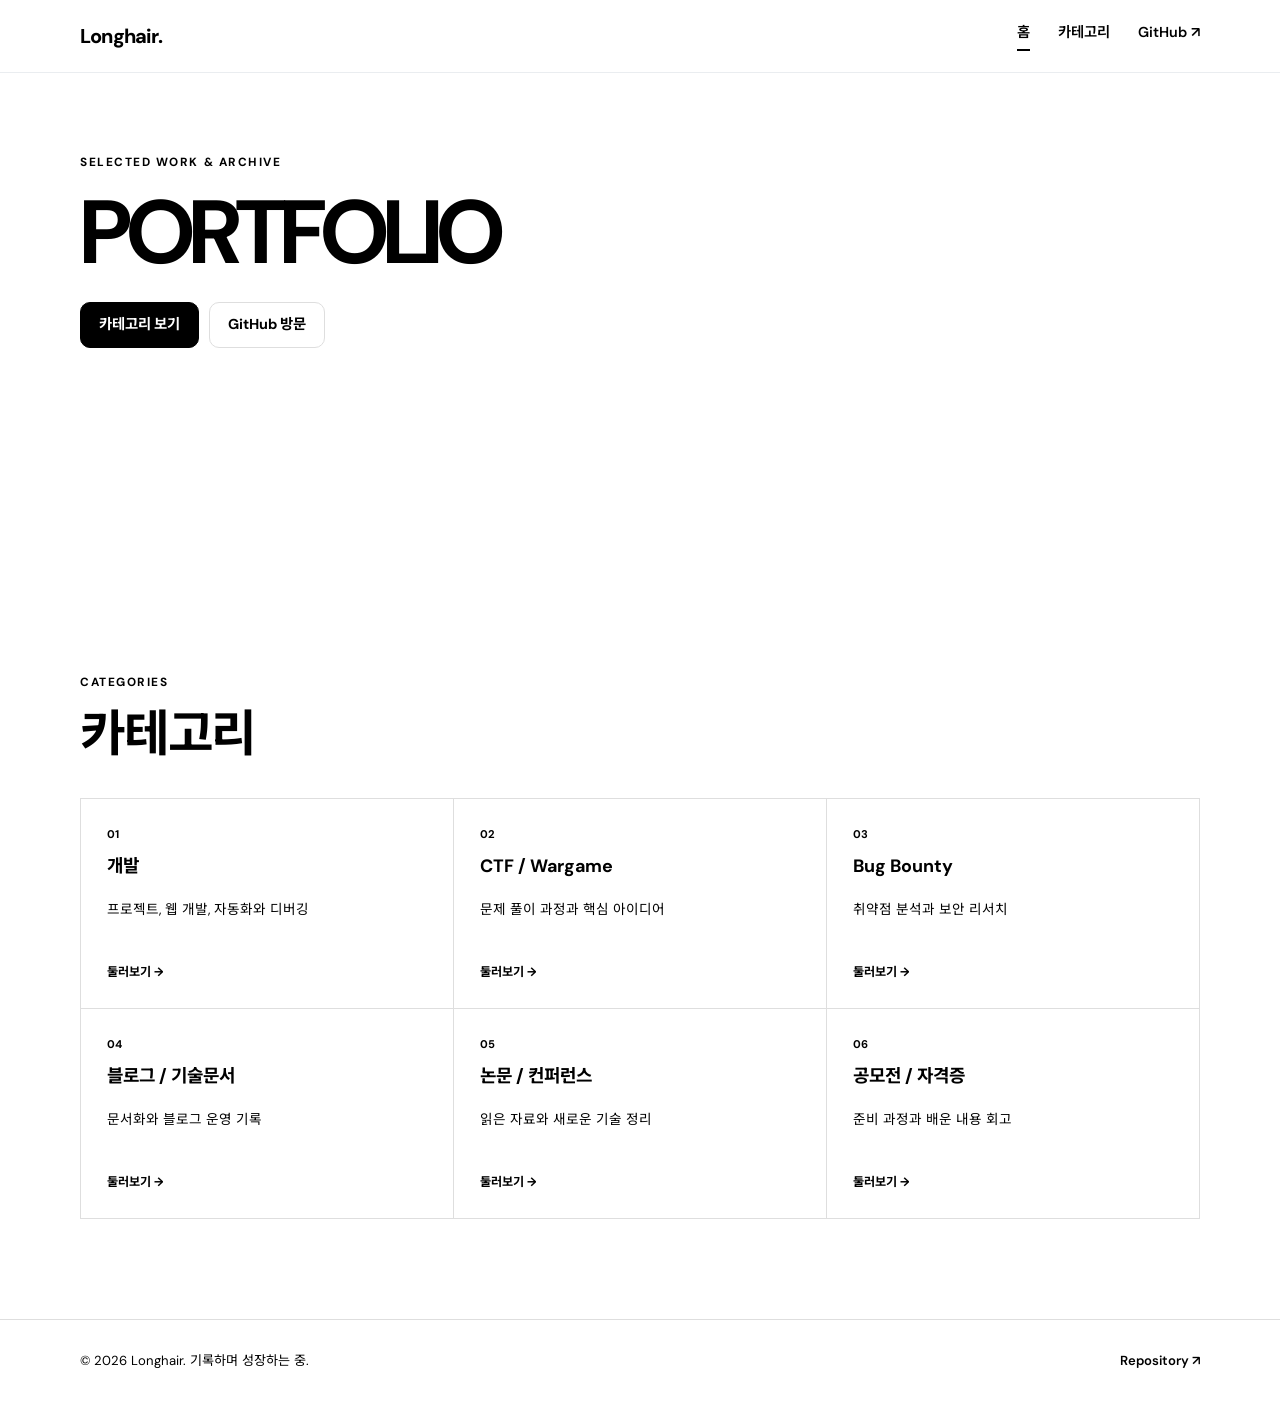
<file: index.html>
<!DOCTYPE html>
<html lang="ko">
<head>
  <meta charset="UTF-8">
  <meta name="viewport" content="width=device-width, initial-scale=1.0">
  <meta name="description" content="개발과 사이버 보안을 공부하며 기록하는 Longhair의 개인 블로그">
  <title>Longhair Blog</title>
  <link rel="stylesheet" href="assets/css/style.css">
</head>
<body>
  <header class="site-header">
    <div class="container header-inner">
      <a class="logo" href="index.html">Longhair<span>.</span></a>
      <nav aria-label="주요 메뉴">
        <a class="active" href="index.html">홈</a>
        <a href="#categories">카테고리</a>
        <a href="https://github.com/pjiseop" target="_blank" rel="noreferrer">GitHub ↗</a>
      </nav>
    </div>
  </header>

  <main>
    <section class="intro container">
      <div class="intro-copy">
        <p class="eyebrow">SELECTED WORK & ARCHIVE</p>
        <h1><span>PORTFOLIO</span></h1>
        <div class="intro-links">
          <a class="button primary" href="#categories">카테고리 보기</a>
          <a class="button" href="https://github.com/pjiseop" target="_blank" rel="noreferrer">GitHub 방문</a>
        </div>
      </div>
    </section>

    <section class="category-section" id="categories">
      <div class="section container">
        <div class="section-heading">
          <div><p class="eyebrow">CATEGORIES</p><h2>카테고리</h2></div>
        </div>
        <div class="category-grid">
          <a href="categories/development.html"><span>01</span><h3>개발</h3><p>프로젝트, 웹 개발, 자동화와 디버깅</p><b>둘러보기 →</b></a>
          <a href="categories/ctf-wargame.html"><span>02</span><h3>CTF / Wargame</h3><p>문제 풀이 과정과 핵심 아이디어</p><b>둘러보기 →</b></a>
          <a href="categories/bug-bounty.html"><span>03</span><h3>Bug Bounty</h3><p>취약점 분석과 보안 리서치</p><b>둘러보기 →</b></a>
          <a href="categories/tech-docs.html"><span>04</span><h3>블로그 / 기술문서</h3><p>문서화와 블로그 운영 기록</p><b>둘러보기 →</b></a>
          <a href="categories/research.html"><span>05</span><h3>논문 / 컨퍼런스</h3><p>읽은 자료와 새로운 기술 정리</p><b>둘러보기 →</b></a>
          <a href="categories/achievements.html"><span>06</span><h3>공모전 / 자격증</h3><p>준비 과정과 배운 내용 회고</p><b>둘러보기 →</b></a>
        </div>
      </div>
    </section>

  </main>

  <footer>
    <div class="container footer-inner">
      <p>© 2026 Longhair. 기록하며 성장하는 중.</p>
      <a href="https://github.com/pjiseop/pjiseop.github.io" target="_blank" rel="noreferrer">Repository ↗</a>
    </div>
  </footer>
</body>
</html>
</file>
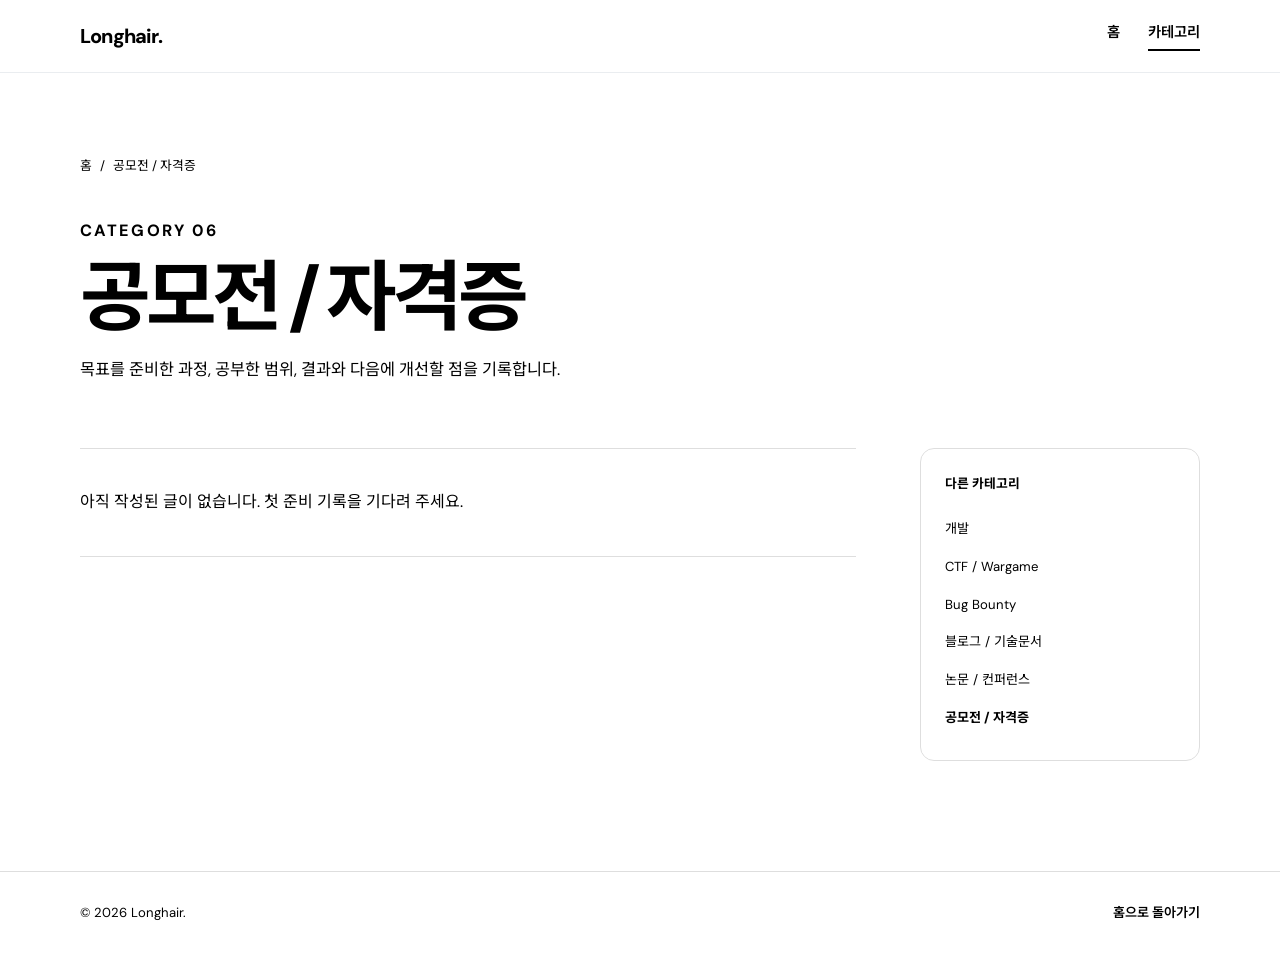
<file: categories/achievements.html>
<!doctype html><html lang="ko"><head><meta charset="utf-8"><meta name="viewport" content="width=device-width,initial-scale=1"><meta name="description" content="공모전과 자격증 학습 기록"><title>공모전 / 자격증 | Longhair Blog</title><link rel="stylesheet" href="../assets/css/style.css"></head><body>
<header class="site-header"><div class="container header-inner"><a class="logo" href="../index.html">Longhair<span>.</span></a><nav><a href="../index.html">홈</a><a class="active" href="../index.html#categories">카테고리</a></nav></div></header>
<main class="subpage container"><div class="breadcrumb"><a href="../index.html">홈</a><span>/</span><span>공모전 / 자격증</span></div><section class="page-hero"><p class="eyebrow">CATEGORY 06</p><h1>공모전 / 자격증</h1><p>목표를 준비한 과정, 공부한 범위, 결과와 다음에 개선할 점을 기록합니다.</p></section><div class="page-layout"><section class="entry-list"><div class="empty-note">아직 작성된 글이 없습니다. 첫 준비 기록을 기다려 주세요.</div></section><aside class="side-nav"><strong>다른 카테고리</strong><a href="development.html">개발</a><a href="ctf-wargame.html">CTF / Wargame</a><a href="bug-bounty.html">Bug Bounty</a><a href="tech-docs.html">블로그 / 기술문서</a><a href="research.html">논문 / 컨퍼런스</a><a class="current" href="achievements.html">공모전 / 자격증</a></aside></div></main><footer><div class="container footer-inner"><p>© 2026 Longhair.</p><a href="../index.html">홈으로 돌아가기</a></div></footer></body></html>
</file>
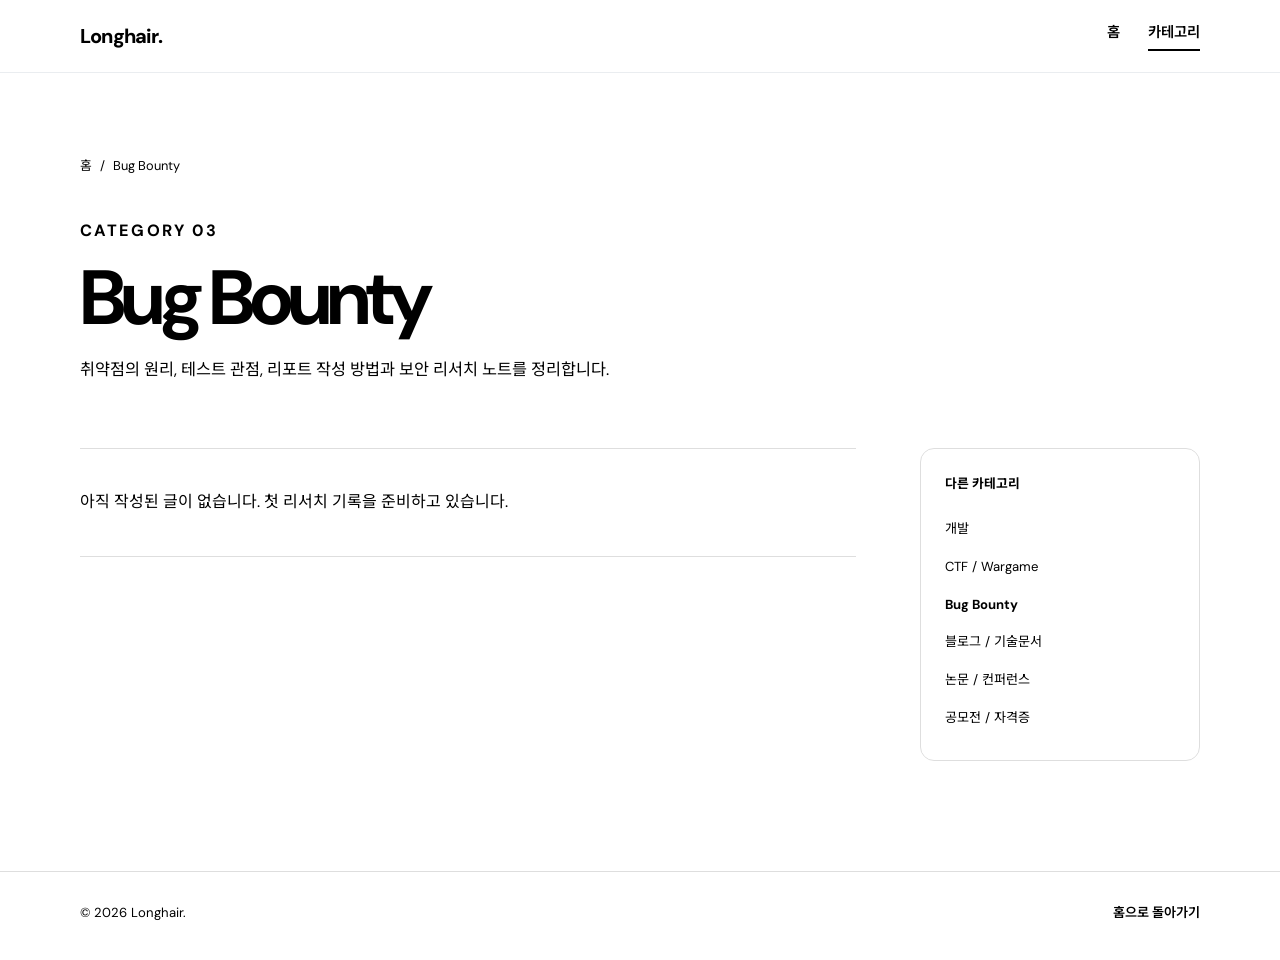
<file: categories/bug-bounty.html>
<!doctype html><html lang="ko"><head><meta charset="utf-8"><meta name="viewport" content="width=device-width,initial-scale=1"><meta name="description" content="버그바운티 학습 기록"><title>Bug Bounty | Longhair Blog</title><link rel="stylesheet" href="../assets/css/style.css"></head><body>
<header class="site-header"><div class="container header-inner"><a class="logo" href="../index.html">Longhair<span>.</span></a><nav><a href="../index.html">홈</a><a class="active" href="../index.html#categories">카테고리</a></nav></div></header>
<main class="subpage container"><div class="breadcrumb"><a href="../index.html">홈</a><span>/</span><span>Bug Bounty</span></div><section class="page-hero"><p class="eyebrow">CATEGORY 03</p><h1>Bug Bounty</h1><p>취약점의 원리, 테스트 관점, 리포트 작성 방법과 보안 리서치 노트를 정리합니다.</p></section><div class="page-layout"><section class="entry-list"><div class="empty-note">아직 작성된 글이 없습니다. 첫 리서치 기록을 준비하고 있습니다.</div></section><aside class="side-nav"><strong>다른 카테고리</strong><a href="development.html">개발</a><a href="ctf-wargame.html">CTF / Wargame</a><a class="current" href="bug-bounty.html">Bug Bounty</a><a href="tech-docs.html">블로그 / 기술문서</a><a href="research.html">논문 / 컨퍼런스</a><a href="achievements.html">공모전 / 자격증</a></aside></div></main><footer><div class="container footer-inner"><p>© 2026 Longhair.</p><a href="../index.html">홈으로 돌아가기</a></div></footer></body></html>
</file>
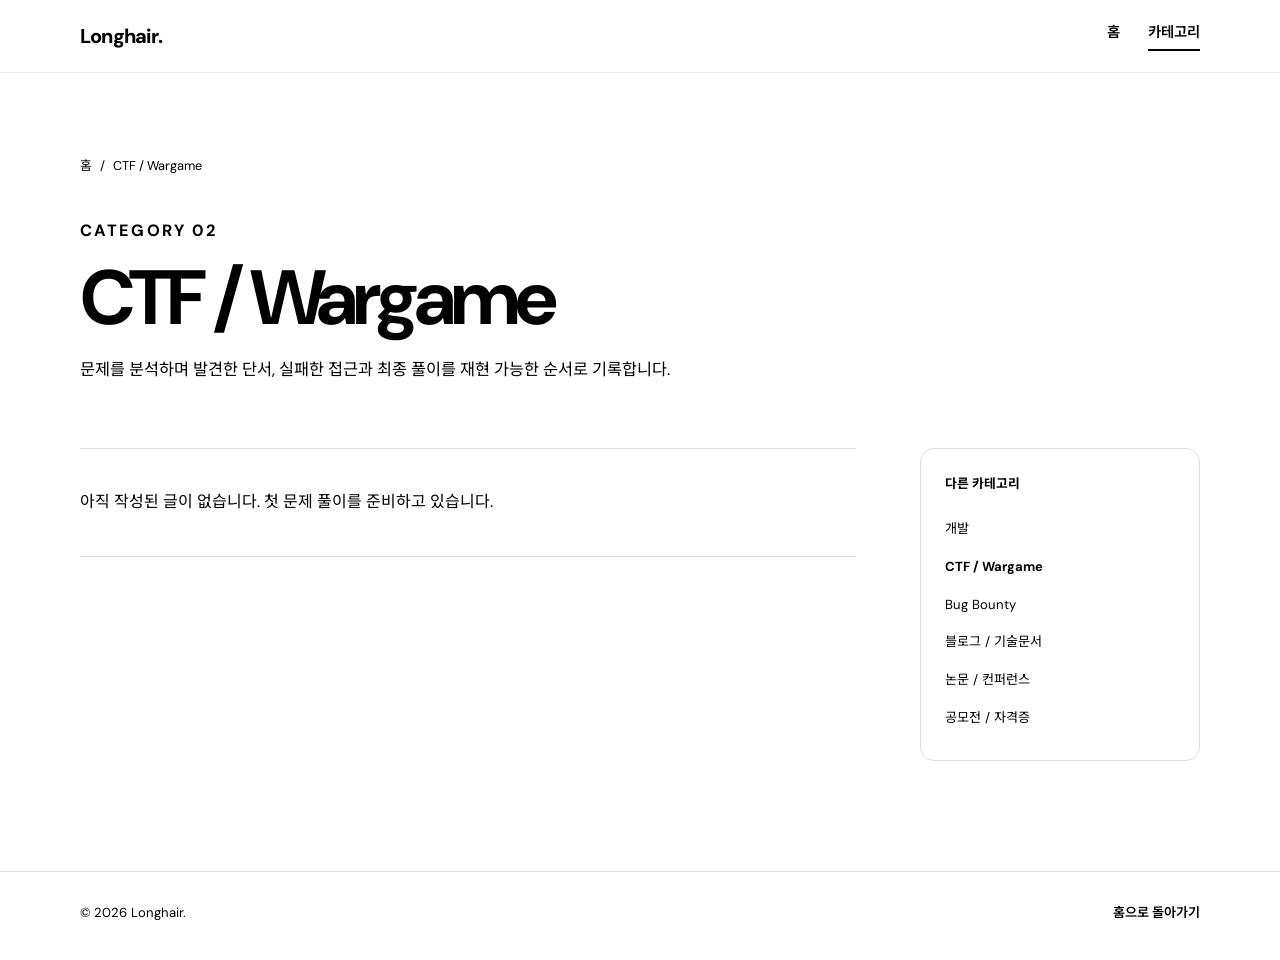
<file: categories/ctf-wargame.html>
<!doctype html><html lang="ko"><head><meta charset="utf-8"><meta name="viewport" content="width=device-width,initial-scale=1"><meta name="description" content="CTF와 워게임 풀이 기록"><title>CTF / Wargame | Longhair Blog</title><link rel="stylesheet" href="../assets/css/style.css"></head><body>
<header class="site-header"><div class="container header-inner"><a class="logo" href="../index.html">Longhair<span>.</span></a><nav><a href="../index.html">홈</a><a class="active" href="../index.html#categories">카테고리</a></nav></div></header>
<main class="subpage container"><div class="breadcrumb"><a href="../index.html">홈</a><span>/</span><span>CTF / Wargame</span></div><section class="page-hero"><p class="eyebrow">CATEGORY 02</p><h1>CTF / Wargame</h1><p>문제를 분석하며 발견한 단서, 실패한 접근과 최종 풀이를 재현 가능한 순서로 기록합니다.</p></section><div class="page-layout"><section class="entry-list"><div class="empty-note">아직 작성된 글이 없습니다. 첫 문제 풀이를 준비하고 있습니다.</div></section><aside class="side-nav"><strong>다른 카테고리</strong><a href="development.html">개발</a><a class="current" href="ctf-wargame.html">CTF / Wargame</a><a href="bug-bounty.html">Bug Bounty</a><a href="tech-docs.html">블로그 / 기술문서</a><a href="research.html">논문 / 컨퍼런스</a><a href="achievements.html">공모전 / 자격증</a></aside></div></main><footer><div class="container footer-inner"><p>© 2026 Longhair.</p><a href="../index.html">홈으로 돌아가기</a></div></footer></body></html>
</file>
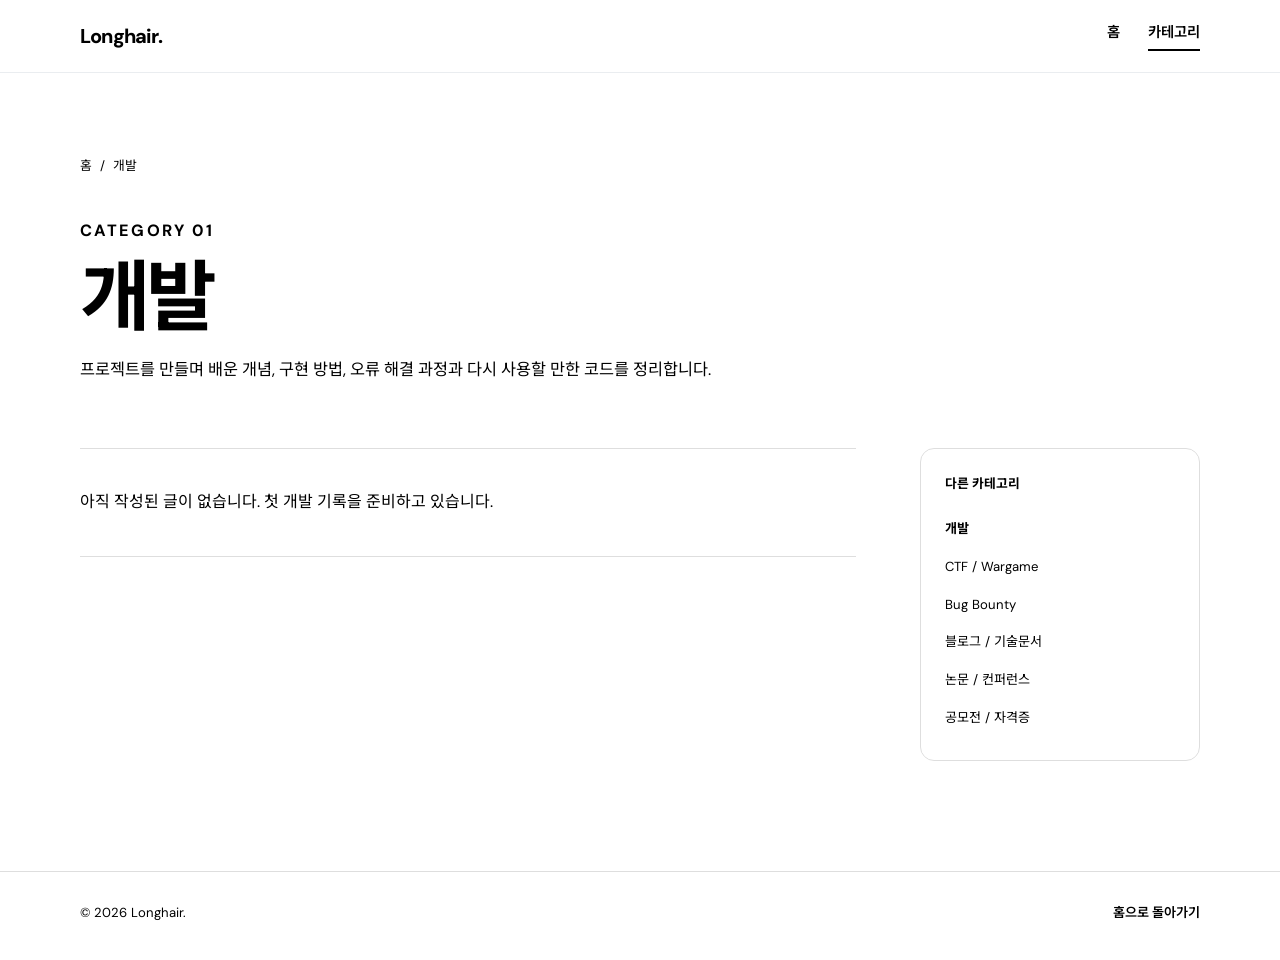
<file: categories/development.html>
<!doctype html><html lang="ko"><head><meta charset="utf-8"><meta name="viewport" content="width=device-width,initial-scale=1"><meta name="description" content="개발 학습 기록"><title>개발 | Longhair Blog</title><link rel="stylesheet" href="../assets/css/style.css"></head><body>
<header class="site-header"><div class="container header-inner"><a class="logo" href="../index.html">Longhair<span>.</span></a><nav><a href="../index.html">홈</a><a class="active" href="../index.html#categories">카테고리</a></nav></div></header>
<main class="subpage container"><div class="breadcrumb"><a href="../index.html">홈</a><span>/</span><span>개발</span></div><section class="page-hero"><p class="eyebrow">CATEGORY 01</p><h1>개발</h1><p>프로젝트를 만들며 배운 개념, 구현 방법, 오류 해결 과정과 다시 사용할 만한 코드를 정리합니다.</p></section><div class="page-layout"><section class="entry-list"><div class="empty-note">아직 작성된 글이 없습니다. 첫 개발 기록을 준비하고 있습니다.</div></section><aside class="side-nav"><strong>다른 카테고리</strong><a class="current" href="development.html">개발</a><a href="ctf-wargame.html">CTF / Wargame</a><a href="bug-bounty.html">Bug Bounty</a><a href="tech-docs.html">블로그 / 기술문서</a><a href="research.html">논문 / 컨퍼런스</a><a href="achievements.html">공모전 / 자격증</a></aside></div></main><footer><div class="container footer-inner"><p>© 2026 Longhair.</p><a href="../index.html">홈으로 돌아가기</a></div></footer></body></html>
</file>
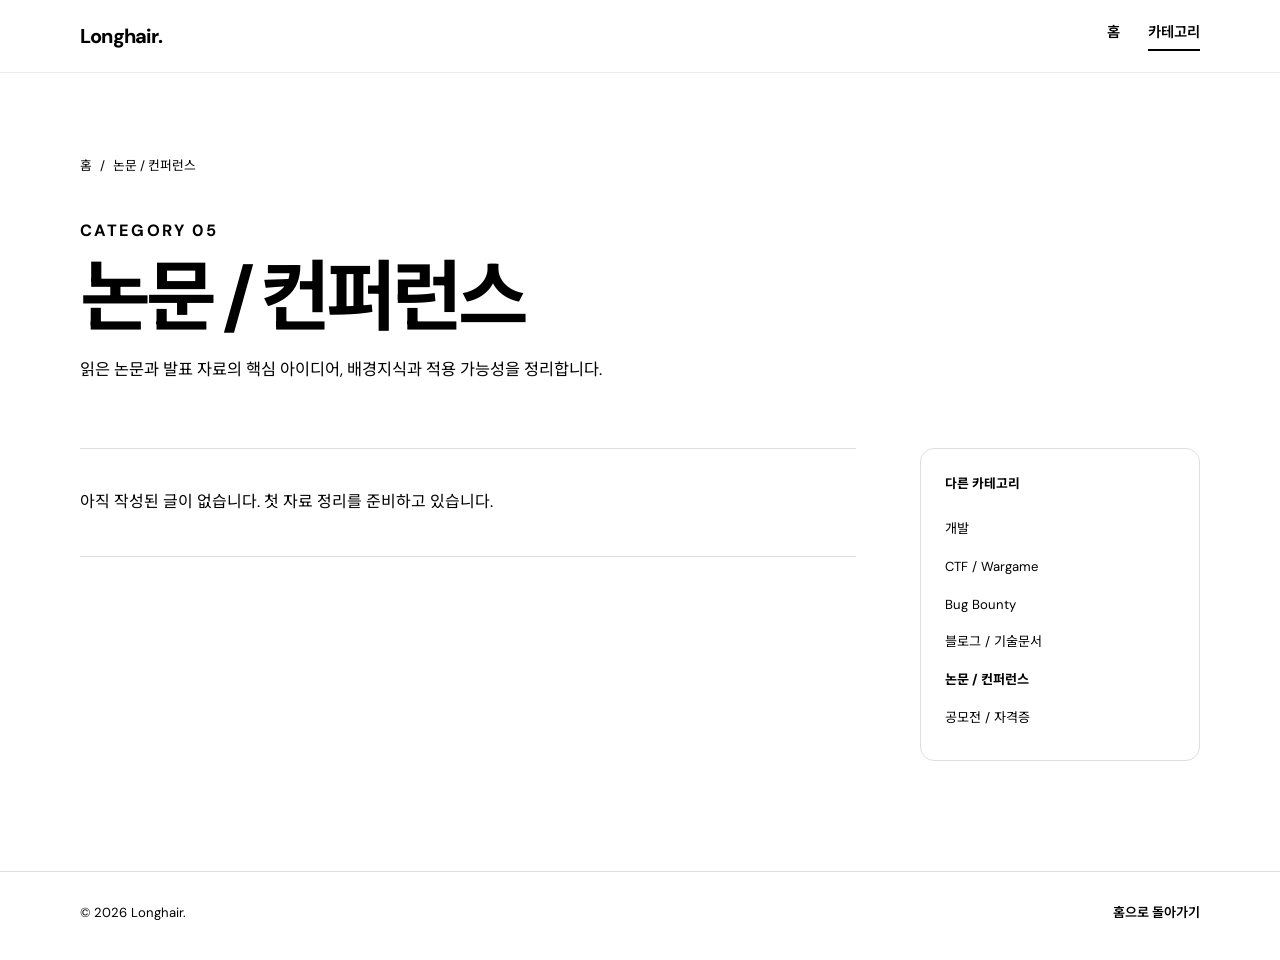
<file: categories/research.html>
<!doctype html><html lang="ko"><head><meta charset="utf-8"><meta name="viewport" content="width=device-width,initial-scale=1"><meta name="description" content="논문과 컨퍼런스 학습 기록"><title>논문 / 컨퍼런스 | Longhair Blog</title><link rel="stylesheet" href="../assets/css/style.css"></head><body>
<header class="site-header"><div class="container header-inner"><a class="logo" href="../index.html">Longhair<span>.</span></a><nav><a href="../index.html">홈</a><a class="active" href="../index.html#categories">카테고리</a></nav></div></header>
<main class="subpage container"><div class="breadcrumb"><a href="../index.html">홈</a><span>/</span><span>논문 / 컨퍼런스</span></div><section class="page-hero"><p class="eyebrow">CATEGORY 05</p><h1>논문 / 컨퍼런스</h1><p>읽은 논문과 발표 자료의 핵심 아이디어, 배경지식과 적용 가능성을 정리합니다.</p></section><div class="page-layout"><section class="entry-list"><div class="empty-note">아직 작성된 글이 없습니다. 첫 자료 정리를 준비하고 있습니다.</div></section><aside class="side-nav"><strong>다른 카테고리</strong><a href="development.html">개발</a><a href="ctf-wargame.html">CTF / Wargame</a><a href="bug-bounty.html">Bug Bounty</a><a href="tech-docs.html">블로그 / 기술문서</a><a class="current" href="research.html">논문 / 컨퍼런스</a><a href="achievements.html">공모전 / 자격증</a></aside></div></main><footer><div class="container footer-inner"><p>© 2026 Longhair.</p><a href="../index.html">홈으로 돌아가기</a></div></footer></body></html>
</file>
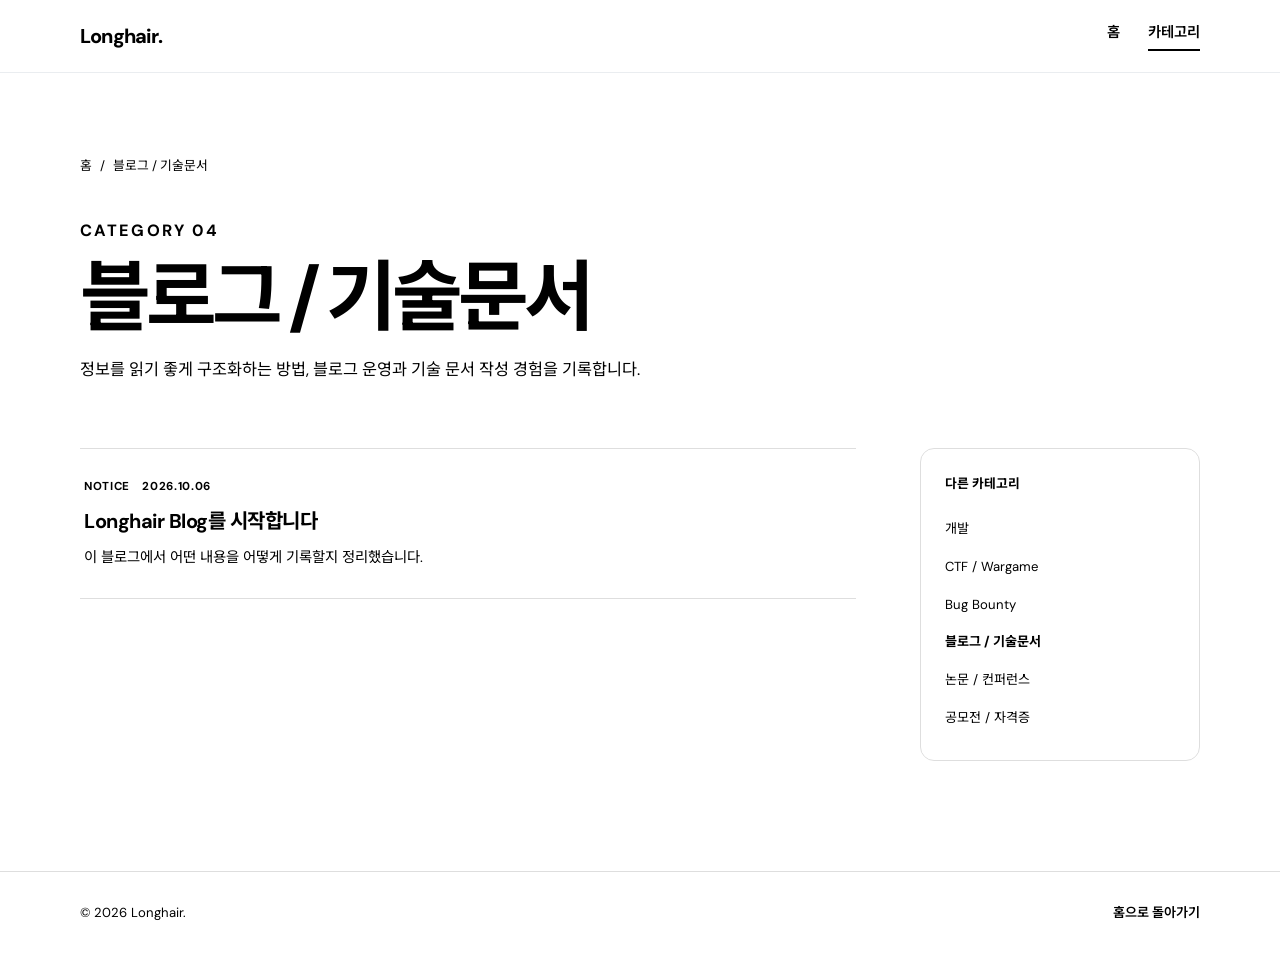
<file: categories/tech-docs.html>
<!doctype html><html lang="ko"><head><meta charset="utf-8"><meta name="viewport" content="width=device-width,initial-scale=1"><meta name="description" content="블로그와 기술 문서 기록"><title>블로그 / 기술문서 | Longhair Blog</title><link rel="stylesheet" href="../assets/css/style.css"></head><body>
<header class="site-header"><div class="container header-inner"><a class="logo" href="../index.html">Longhair<span>.</span></a><nav><a href="../index.html">홈</a><a class="active" href="../index.html#categories">카테고리</a></nav></div></header>
<main class="subpage container"><div class="breadcrumb"><a href="../index.html">홈</a><span>/</span><span>블로그 / 기술문서</span></div><section class="page-hero"><p class="eyebrow">CATEGORY 04</p><h1>블로그 / 기술문서</h1><p>정보를 읽기 좋게 구조화하는 방법, 블로그 운영과 기술 문서 작성 경험을 기록합니다.</p></section><div class="page-layout"><section class="entry-list"><a class="entry" href="../posts/welcome.html"><div class="entry-meta"><span>NOTICE</span><time>2026.10.06</time></div><h2>Longhair Blog를 시작합니다</h2><p>이 블로그에서 어떤 내용을 어떻게 기록할지 정리했습니다.</p></a></section><aside class="side-nav"><strong>다른 카테고리</strong><a href="development.html">개발</a><a href="ctf-wargame.html">CTF / Wargame</a><a href="bug-bounty.html">Bug Bounty</a><a class="current" href="tech-docs.html">블로그 / 기술문서</a><a href="research.html">논문 / 컨퍼런스</a><a href="achievements.html">공모전 / 자격증</a></aside></div></main><footer><div class="container footer-inner"><p>© 2026 Longhair.</p><a href="../index.html">홈으로 돌아가기</a></div></footer></body></html>
</file>
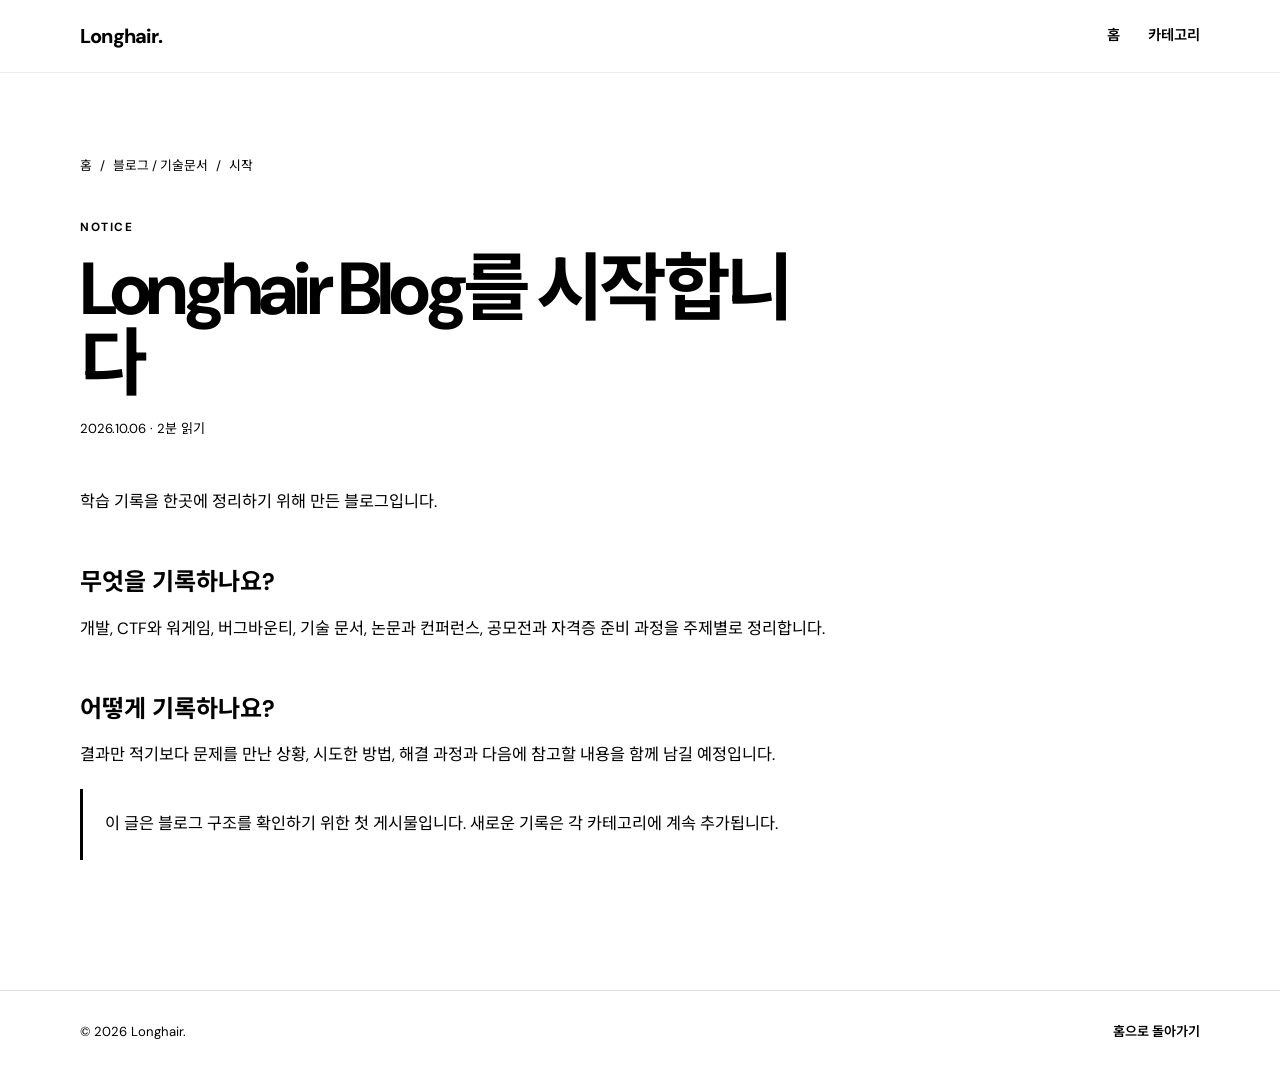
<file: posts/welcome.html>
<!doctype html><html lang="ko"><head><meta charset="utf-8"><meta name="viewport" content="width=device-width,initial-scale=1"><meta name="description" content="Longhair Blog 소개"><title>블로그를 시작합니다 | Longhair Blog</title><link rel="stylesheet" href="../assets/css/style.css"></head><body>
<header class="site-header"><div class="container header-inner"><a class="logo" href="../index.html">Longhair<span>.</span></a><nav><a href="../index.html">홈</a><a href="../index.html#categories">카테고리</a></nav></div></header>
<main class="subpage container"><div class="breadcrumb"><a href="../index.html">홈</a><span>/</span><a href="../categories/tech-docs.html">블로그 / 기술문서</a><span>/</span><span>시작</span></div><article class="article"><p class="eyebrow">NOTICE</p><h1>Longhair Blog를 시작합니다</h1><div class="article-meta">2026.10.06 · 2분 읽기</div><div class="article-body"><p>학습 기록을 한곳에 정리하기 위해 만든 블로그입니다.</p><h2>무엇을 기록하나요?</h2><p>개발, CTF와 워게임, 버그바운티, 기술 문서, 논문과 컨퍼런스, 공모전과 자격증 준비 과정을 주제별로 정리합니다.</p><h2>어떻게 기록하나요?</h2><p>결과만 적기보다 문제를 만난 상황, 시도한 방법, 해결 과정과 다음에 참고할 내용을 함께 남길 예정입니다.</p><p class="note">이 글은 블로그 구조를 확인하기 위한 첫 게시물입니다. 새로운 기록은 각 카테고리에 계속 추가됩니다.</p></div></article></main><footer><div class="container footer-inner"><p>© 2026 Longhair.</p><a href="../index.html">홈으로 돌아가기</a></div></footer></body></html>
</file>
<file: assets/css/style.css>
@import url('https://fonts.googleapis.com/css2?family=DM+Sans:wght@400;500;600;700&family=Noto+Sans+KR:wght@400;500;600;700;800&display=swap');

:root {
  --background: #ffffff;
  --soft: #ffffff;
  --text: #000000;
  --muted: #000000;
  --line: #dedede;
  --blue: #000000;
  --blue-soft: #ffffff;
  --max-width: 1120px;
}

* { box-sizing: border-box; }
html { scroll-behavior: smooth; }
body { margin: 0; min-width: 320px; background: var(--background); color: var(--text); font-family: "DM Sans", "Noto Sans KR", sans-serif; line-height: 1.65; }
a { color: inherit; text-decoration: none; }
.container { width: min(var(--max-width), calc(100% - 40px)); margin: 0 auto; }
.site-header { position: sticky; top: 0; z-index: 10; border-bottom: 1px solid rgba(229,233,237,.8); background: rgba(255,255,255,.92); backdrop-filter: blur(14px); }
.header-inner { display: flex; align-items: center; justify-content: space-between; min-height: 72px; }
.logo { font-size: 1.25rem; font-weight: 800; letter-spacing: -.04em; }
.logo span { color: var(--blue); }
nav { display: flex; gap: 28px; color: var(--muted); font-size: .9rem; font-weight: 600; }
nav a:hover, nav a.active { color: var(--text); }
nav a.active::after { display: block; width: 100%; height: 2px; margin-top: 4px; background: var(--blue); content: ""; }

.intro { display: block; min-height: 500px; padding-top: 80px; padding-bottom: 100px; }
.intro-copy { max-width: 820px; }
.eyebrow { margin: 0 0 14px; color: var(--blue); font-size: .74rem; font-weight: 700; letter-spacing: .13em; }
h1, h2, h3, p { margin-top: 0; }
h1 { margin-bottom: 24px; font-size: clamp(3.3rem, 7vw, 6.2rem); line-height: 1.02; letter-spacing: -.065em; }
h1 span { color: var(--blue); }
.intro-text { max-width: 620px; margin-bottom: 32px; color: var(--muted); font-size: 1.08rem; word-break: keep-all; }
.intro-links { display: flex; flex-wrap: wrap; gap: 10px; }
.button { display: inline-flex; align-items: center; justify-content: center; min-height: 46px; padding: 0 18px; border: 1px solid var(--line); border-radius: 10px; font-size: .9rem; font-weight: 700; transition: .2s; }
.button:hover { border-color: #b9c1c9; transform: translateY(-2px); }
.button.primary { border-color: #000; background: #000; color: #fff; }

.section { padding-top: 100px; padding-bottom: 100px; }
.section-heading { display: flex; align-items: end; justify-content: space-between; gap: 40px; margin-bottom: 36px; }
.section-heading h2, .about h2 { margin: 0; font-size: clamp(2rem, 4vw, 3.1rem); line-height: 1.12; letter-spacing: -.045em; }
.section-heading > p { max-width: 400px; margin-bottom: 4px; color: var(--muted); font-size: .92rem; }
.post-list { display: grid; grid-template-columns: 1.4fr 1fr 1fr; gap: 16px; }
.post { min-height: 280px; padding: 26px; border: 1px solid var(--line); border-radius: 16px; transition: .22s; }
.post:hover { border-color: #bec7d0; box-shadow: 0 14px 36px rgba(36,50,66,.07); transform: translateY(-4px); }
.post.featured { background: #fff; border-color: var(--line); }
.post-top { display: flex; justify-content: space-between; gap: 16px; margin-bottom: 54px; color: #000; font-size: .68rem; font-weight: 700; letter-spacing: .07em; }
.category { color: var(--blue); }
.post h3 { margin-bottom: 12px; font-size: 1.35rem; line-height: 1.3; letter-spacing: -.025em; }
.post p { color: var(--muted); font-size: .9rem; word-break: keep-all; }
.read-more { display: inline-block; margin-top: 18px; color: var(--blue); font-size: .82rem; font-weight: 700; }

.category-section { background: #fff; }
.category-grid { display: grid; grid-template-columns: repeat(3, 1fr); border-top: 1px solid var(--line); border-left: 1px solid var(--line); }
.category-grid > a { min-height: 210px; padding: 26px; border-right: 1px solid var(--line); border-bottom: 1px solid var(--line); background: white; transition: .2s; }
.category-grid > a:hover { position: relative; z-index: 1; box-shadow: 0 12px 30px rgba(36,50,66,.08); transform: translateY(-3px); }
.category-grid span { display: block; margin-bottom: 8px; color: var(--blue); font-size: .7rem; font-weight: 700; }
.category-grid h3 { margin: 0 0 18px; font-size: 1.12rem; }
.category-grid p { margin-bottom: 26px; color: var(--muted); font-size: .85rem; }
.category-grid b { display: block; margin-top: auto; color: var(--blue); font-size: .76rem; }
.category-grid > a { display: flex; flex-direction: column; }
.about { display: grid; grid-template-columns: .75fr 1.25fr; gap: 100px; }
.about-copy > p { max-width: 680px; color: var(--muted); font-size: 1rem; word-break: keep-all; }
.tags { display: flex; flex-wrap: wrap; gap: 8px; margin-top: 28px; }
.tags span { padding: 7px 11px; border: 1px solid var(--line); border-radius: 999px; color: #000; font-size: .76rem; font-weight: 600; }
footer { border-top: 1px solid var(--line); }
.footer-inner { display: flex; justify-content: space-between; gap: 20px; padding-top: 30px; padding-bottom: 36px; color: var(--muted); font-size: .82rem; }
.footer-inner p { margin-bottom: 0; }
.footer-inner a { color: var(--text); font-weight: 600; }

/* Category and article pages */
.subpage { padding-top: 82px; padding-bottom: 110px; }
.breadcrumb { display: flex; gap: 8px; margin-bottom: 42px; color: var(--muted); font-size: .8rem; }
.breadcrumb a:hover { color: var(--blue); }
.page-hero { max-width: 760px; margin-bottom: 64px; }
.page-hero h1 { margin-bottom: 20px; font-size: clamp(2.8rem, 6vw, 5rem); }
.page-hero > p { max-width: 650px; color: var(--muted); font-size: 1.02rem; word-break: keep-all; }
.page-layout { display: grid; grid-template-columns: 1fr 280px; gap: 64px; align-items: start; }
.entry-list { border-top: 1px solid var(--line); }
.entry { display: block; padding: 28px 4px; border-bottom: 1px solid var(--line); transition: .2s; }
.entry:hover { padding-left: 14px; }
.entry-meta { display: flex; gap: 12px; margin-bottom: 9px; color: #000; font-size: .72rem; font-weight: 700; letter-spacing: .06em; }
.entry h2 { margin-bottom: 8px; font-size: 1.25rem; letter-spacing: -.025em; }
.entry p { margin-bottom: 0; color: var(--muted); font-size: .9rem; }
.empty-note { padding: 40px 0; border-bottom: 1px solid var(--line); color: var(--muted); }
.side-nav { position: sticky; top: 100px; padding: 24px; border: 1px solid var(--line); border-radius: 14px; }
.side-nav strong { display: block; margin-bottom: 16px; font-size: .8rem; }
.side-nav a { display: block; padding: 8px 0; color: var(--muted); font-size: .82rem; }
.side-nav a:hover, .side-nav a.current { color: var(--blue); font-weight: 700; }
.article { max-width: 760px; }
.article h1 { font-size: clamp(2.5rem, 6vw, 4.6rem); }
.article-meta { margin: -8px 0 50px; color: var(--muted); font-size: .82rem; }
.article-body { color: #000; font-size: 1.02rem; }
.article-body h2 { margin: 46px 0 14px; color: var(--text); font-size: 1.5rem; }
.article-body p { margin-bottom: 20px; word-break: keep-all; }
.article-body .note { padding: 22px; border-left: 3px solid var(--blue); background: var(--blue-soft); }

@media (max-width: 860px) {
  .intro { grid-template-columns: 1fr; gap: 45px; min-height: auto; }
  .post-list { grid-template-columns: 1fr; }
  .post { min-height: 230px; }
  .post-top { margin-bottom: 35px; }
  .category-grid { grid-template-columns: repeat(2, 1fr); }
  .about { grid-template-columns: 1fr; gap: 36px; }
  .page-layout { grid-template-columns: 1fr; }
  .side-nav { position: static; }
}
@media (max-width: 600px) {
  .container { width: calc(100% - 28px); }
  .header-inner { min-height: 62px; }
  nav { gap: 16px; font-size: .8rem; }
  .intro { padding-top: 70px; padding-bottom: 70px; }
  h1 { font-size: clamp(3rem, 16vw, 4.4rem); }
  .section { padding-top: 72px; padding-bottom: 72px; }
  .section-heading { align-items: flex-start; flex-direction: column; gap: 14px; }
  .category-grid { grid-template-columns: 1fr; }
  .footer-inner { flex-direction: column; }
}
@media (prefers-reduced-motion: reduce) { html { scroll-behavior: auto; } * { transition: none !important; } }
</file>
